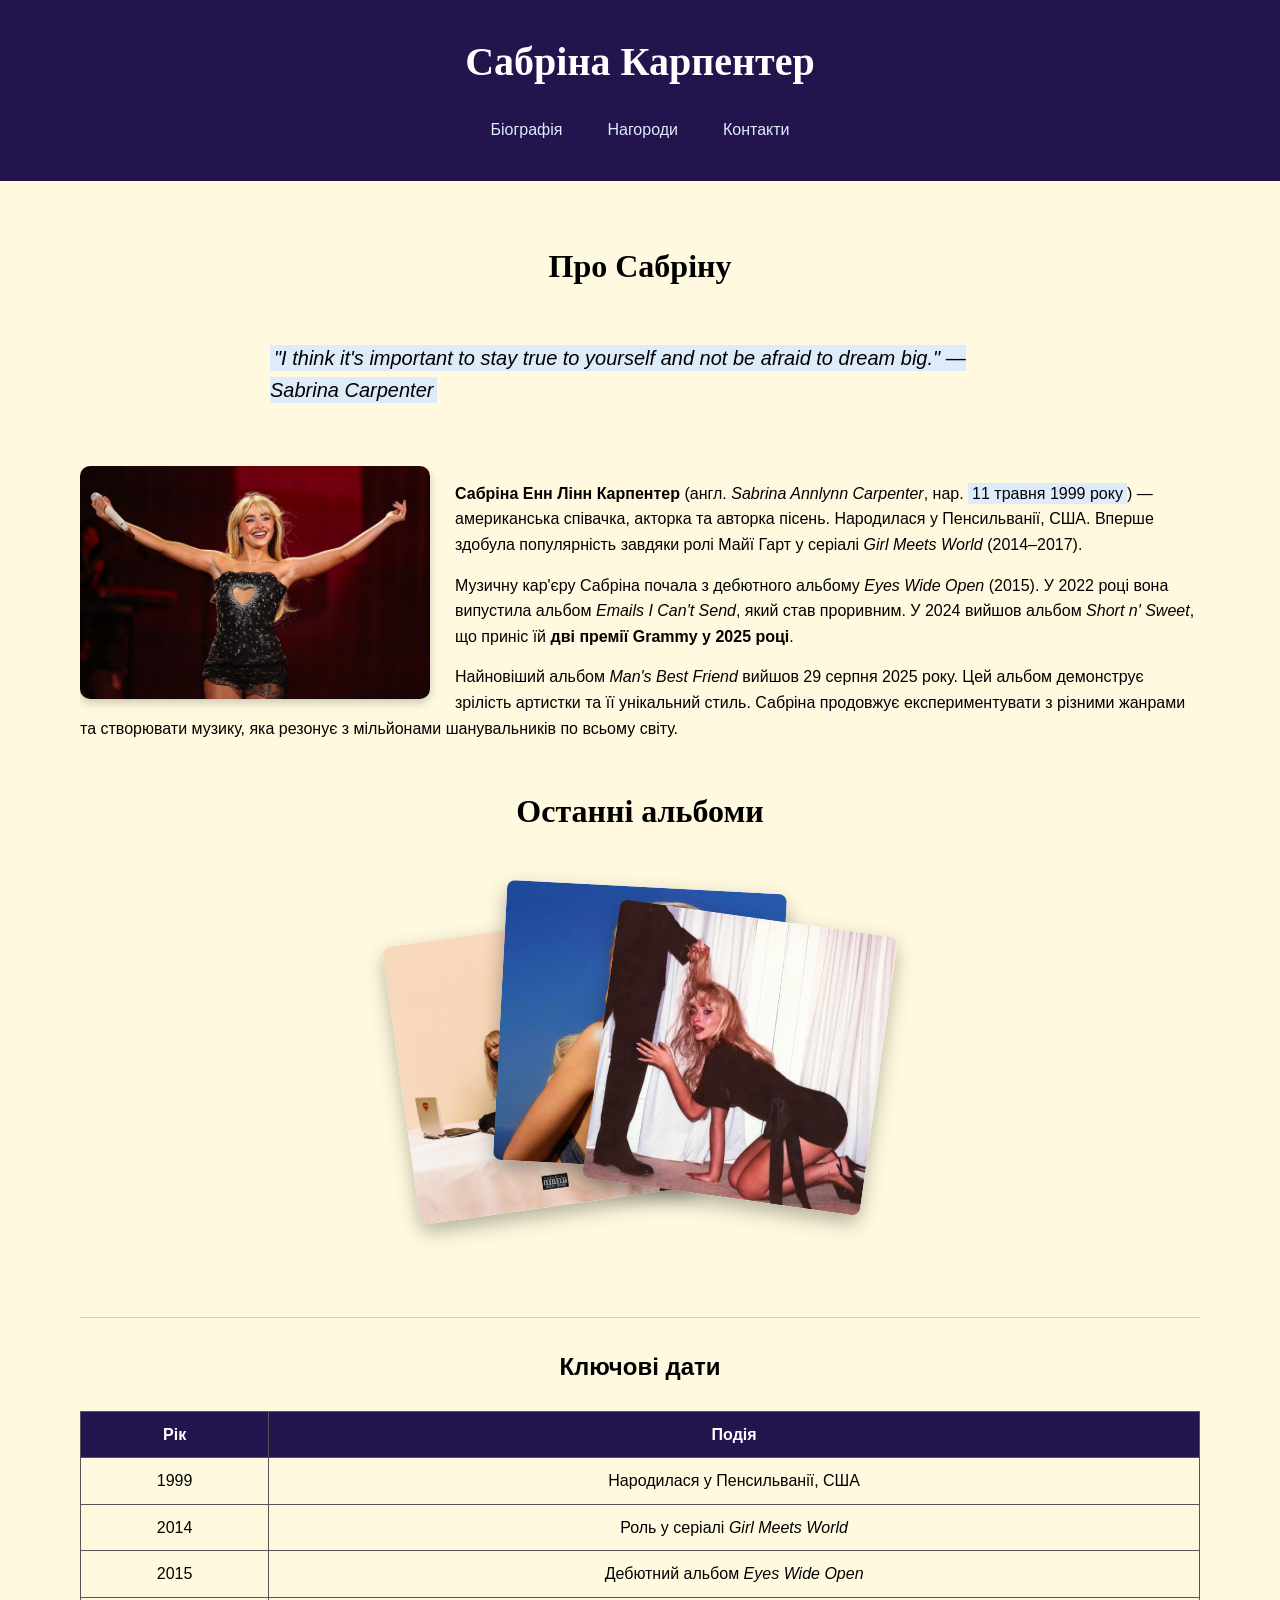
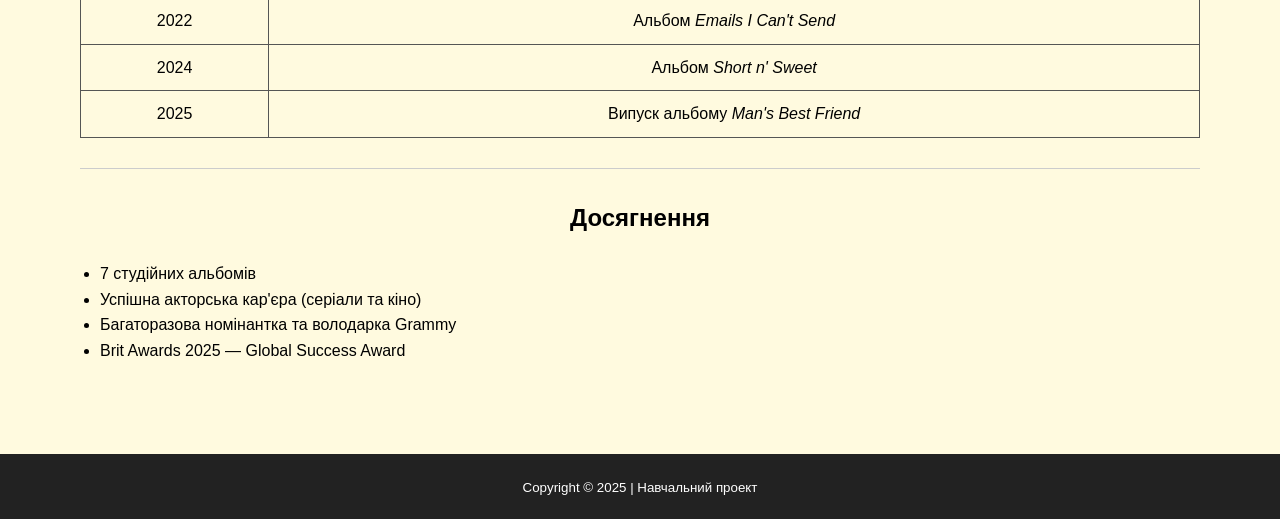
<file: index.html>
<!DOCTYPE html>
<html lang="uk">
<head>
  <meta charset="UTF-8">
  <meta name="viewport" content="width=device-width, initial-scale=1.0">
  <title>Сабріна Карпентер — Біографія</title>
  <link rel="stylesheet" href="css/styles.css">
</head>
<body>
  <!-- Шапка сайту з навігацією -->
  <header>
    <h1>Сабріна Карпентер</h1>
    <nav>
      <ul>
        <li><a href="index.html">Біографія</a></li>
        <li><a href="awards.html">Нагороди</a></li>
        <li><a href="contact.html">Контакти</a></li>
      </ul>
    </nav>
  </header>
  
 <!-- Основний контент сторінки -->
  <main class="main-content">
    <section>
      <h2>Про Сабріну</h2>
      <article>
        <blockquote>
          <mark>"I think it's important to stay true to yourself and not be afraid to dream big."  
          <cite>— Sabrina Carpenter</cite></mark>
        </blockquote>
      </article>
    </section>

    <!-- Біографічна інформація з фото -->
    <div class="bio-section">
      <img src="images/sabrina.jpg" alt="Сабріна Карпентер" class="float-left" width="350">
      
      <p><strong>Сабріна Енн Лінн Карпентер</strong> (англ. <em>Sabrina Annlynn Carpenter</em>, нар. 
      <mark>11 травня 1999 року</mark>) — американська співачка, акторка та авторка пісень. 
      Народилася у Пенсильванії, США. Вперше здобула популярність завдяки ролі Майї Гарт у серіалі 
      <em>Girl Meets World</em> (2014–2017).</p>

      <p>Музичну кар'єру Сабріна почала з дебютного альбому <em>Eyes Wide Open</em> (2015). 
      У 2022 році вона випустила альбом <em>Emails I Can't Send</em>, який став проривним. 
      У 2024 вийшов альбом <em>Short n' Sweet</em>, що приніс їй 
      <strong>дві премії Grammy у 2025 році</strong>.</p>

      <p>Найновіший альбом <em>Man's Best Friend</em> вийшов 29 серпня 2025 року. Цей альбом 
      демонструє зрілість артистки та її унікальний стиль. Сабріна продовжує експериментувати 
      з різними жанрами та створювати музику, яка резонує з мільйонами шанувальників по всьому світу.</p>
    </div>

    <!-- Секція з наслаюваними обкладинками альбомів -->
        <h2>Останні альбоми</h2>
    <div class="stacked-images">
      <a href="https://open.spotify.com/album/5kDmlA2g9Y1YCbNo2Ufxlz" target="_blank" class="album-link">
        <img src="images/6717f8a0-2fe5-4ebf-8b27-f23edaa48bd9.jpg" alt="Emails I Can't Send" class="stacked-img img-back">
      </a>
      <a href="https://open.spotify.com/album/3iPSVi54hsacKKl1xIR2eH" target="_blank" class="album-link">
        <img src="images/sabrina carpenter short n’ sweet standard album cover_.jpg" alt="Short n' Sweet" class="stacked-img img-middle">
      </a>
      <a href="https://open.spotify.com/album/1aqg30bNvLSWgShZgX4oop" target="_blank" class="album-link">
        <img src="images/Man’s Best Friend Sabrina Carpenter.jpg" alt="Man's Best Friend" class="stacked-img img-front">
      </a>
    </div>

    <hr>

    <!-- Таблиця з ключовими датами життя та кар'єри -->
    <section>
      <h3>Ключові дати</h3>
      <table>
        <tr><th>Рік</th><th>Подія</th></tr>
        <tr><td>1999</td><td>Народилася у Пенсильванії, США</td></tr>
        <tr><td>2014</td><td>Роль у серіалі <em>Girl Meets World</em></td></tr>
        <tr><td>2015</td><td>Дебютний альбом <em>Eyes Wide Open</em></td></tr>
        <tr><td>2022</td><td>Альбом <em>Emails I Can't Send</em></td></tr>
        <tr><td>2024</td><td>Альбом <em>Short n' Sweet</em></td></tr>
        <tr><td>2025</td><td>Випуск альбому <em>Man's Best Friend</em></td></tr>
      </table>
    </section>

    <hr>
    
    <!-- Список основних досягнень -->
    <section>
      <h3>Досягнення</h3>
      <ul>
        <li>7 студійних альбомів</li>
        <li>Успішна акторська кар'єра (серіали та кіно)</li>
        <li>Багаторазова номінантка та володарка Grammy</li>
        <li>Brit Awards 2025 — Global Success Award</li>
      </ul>
    </section>
  </main>

  <footer>
    <small>Copyright © 2025 | Навчальний проект</small>
  </footer>
</body>
</html>
</file>
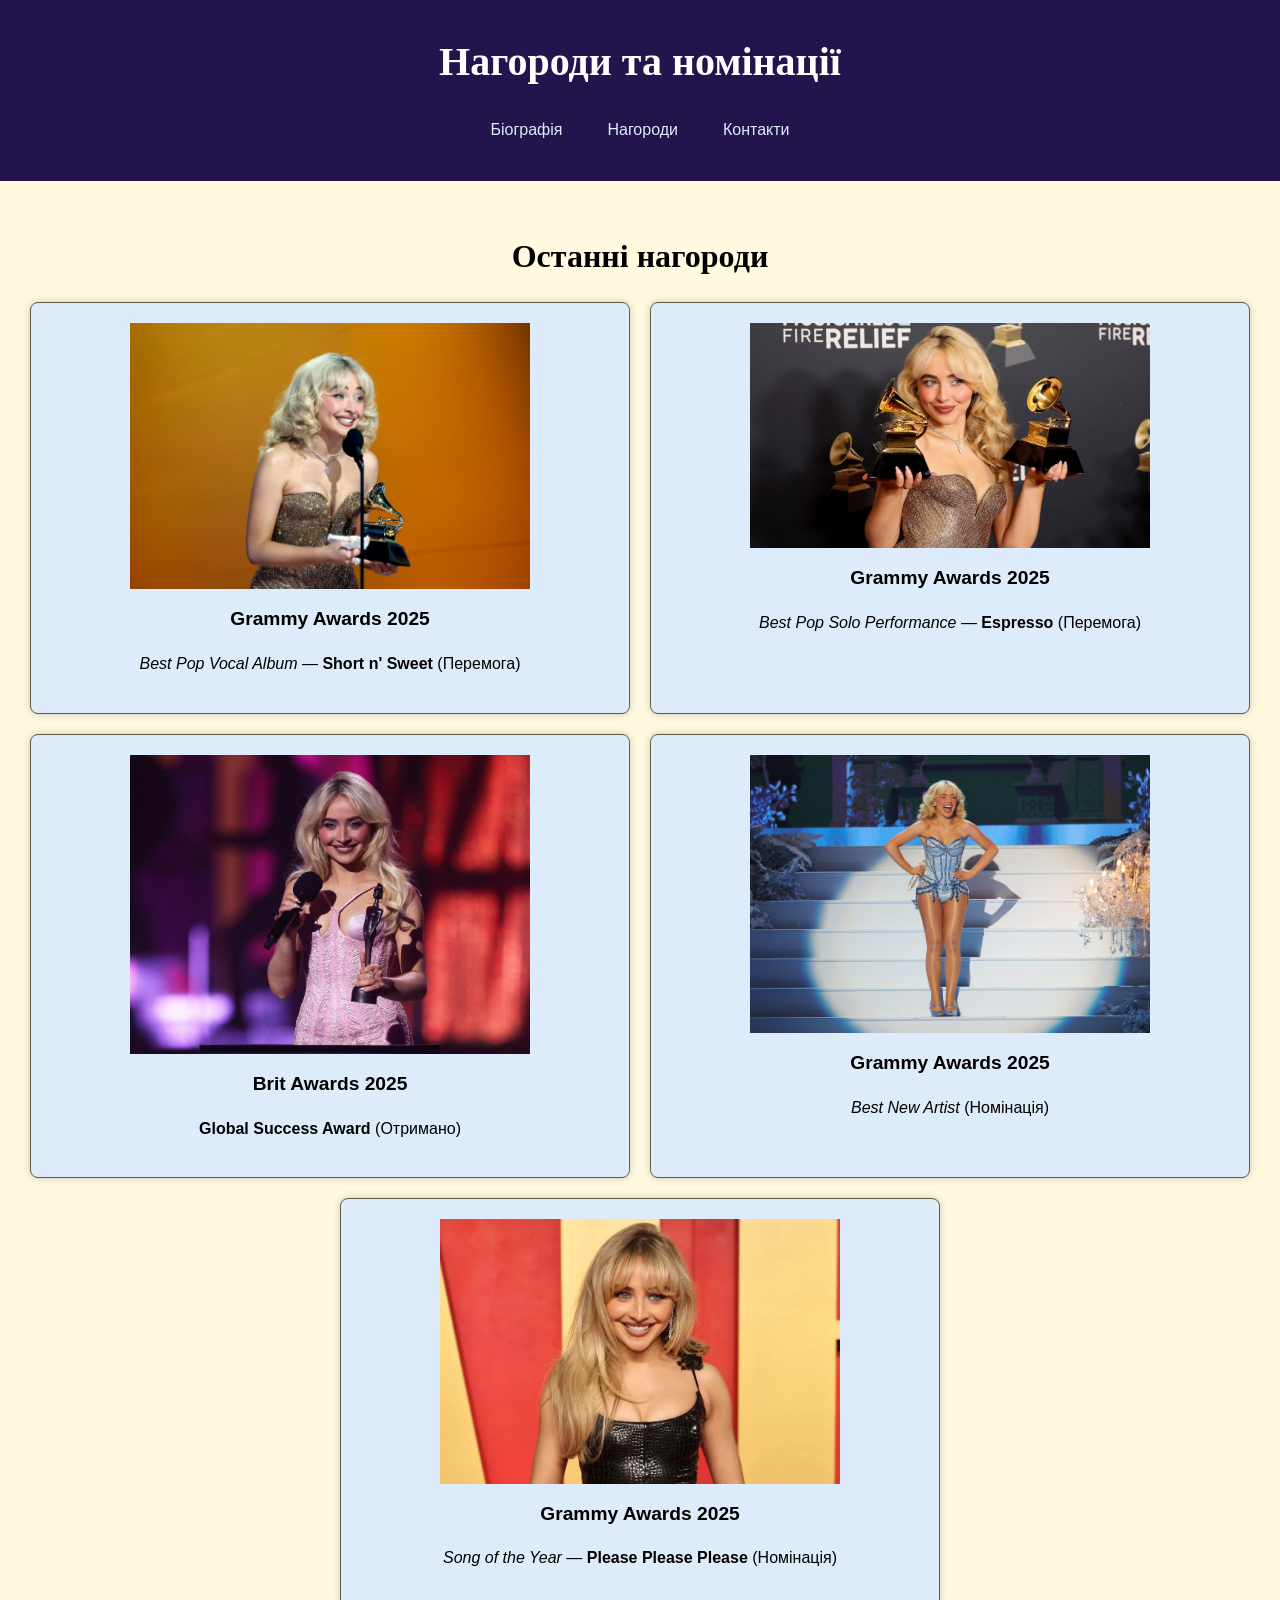
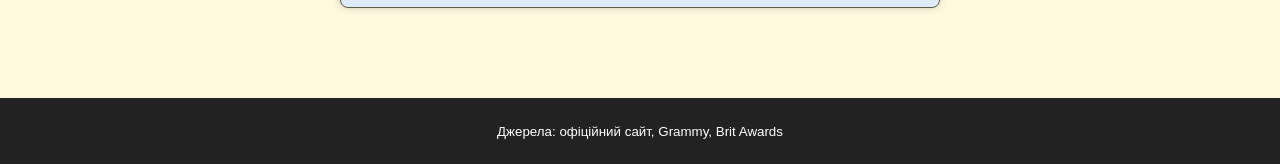
<file: awards.html>
<!DOCTYPE html>
<html lang="uk">
<head>
  <meta charset="UTF-8">
  <meta name="viewport" content="width=device-width, initial-scale=1">
  <title>Нагороди — Сабріна Карпентер</title>
  <link rel="stylesheet" href="css/styles.css">
</head>
<body>
  <header>
    <h1>Нагороди та номінації</h1>
    <nav>
      <ul>
        <li><a href="index.html">Біографія</a></li>
        <li><a href="awards.html">Нагороди</a></li>
        <li><a href="contact.html">Контакти</a></li>
      </ul>
    </nav>
  </header>
  
  <!-- Основний контент сторінки -->
  <main>
    <section>
      <h2>Останні нагороди</h2>
      <div class="award-list">

        <article class="award-item">
          <img src="images/grammy1.png" alt="Grammy Award" >
          <h3>Grammy Awards 2025</h3>
          <p><em>Best Pop Vocal Album</em> — <strong>Short n' Sweet</strong> (Перемога)</p>
        </article>

        <article class="award-item">
          <img src="images/grammy2.png" alt="Grammy Award">
          <h3>Grammy Awards 2025</h3>
          <p><em>Best Pop Solo Performance</em> — <strong>Espresso</strong> (Перемога)</p>
        </article>

        <article class="award-item">
          <img src="images/brit.png" alt="Brit Awards">
          <h3>Brit Awards 2025</h3>
          <p><strong>Global Success Award</strong> (Отримано)</p>
        </article>

        <article class="award-item">
          <img src="images/grammy.png" alt="Grammy Award">
          <h3>Grammy Awards 2025</h3>
          <p><em>Best New Artist</em> (Номінація)</p>
        </article>

        <article class="award-item">
          <img src="images/grammy3.png" alt="Grammy Award">
          <h3>Grammy Awards 2025</h3>
          <p><em>Song of the Year</em> — <strong>Please Please Please</strong> (Номінація)</p>
        </article>

      </div>
    </section>
  </main>

  <footer>
    <small>Джерела: офіційний сайт, Grammy, Brit Awards</small>
  </footer>
</body>
</html>
</file>
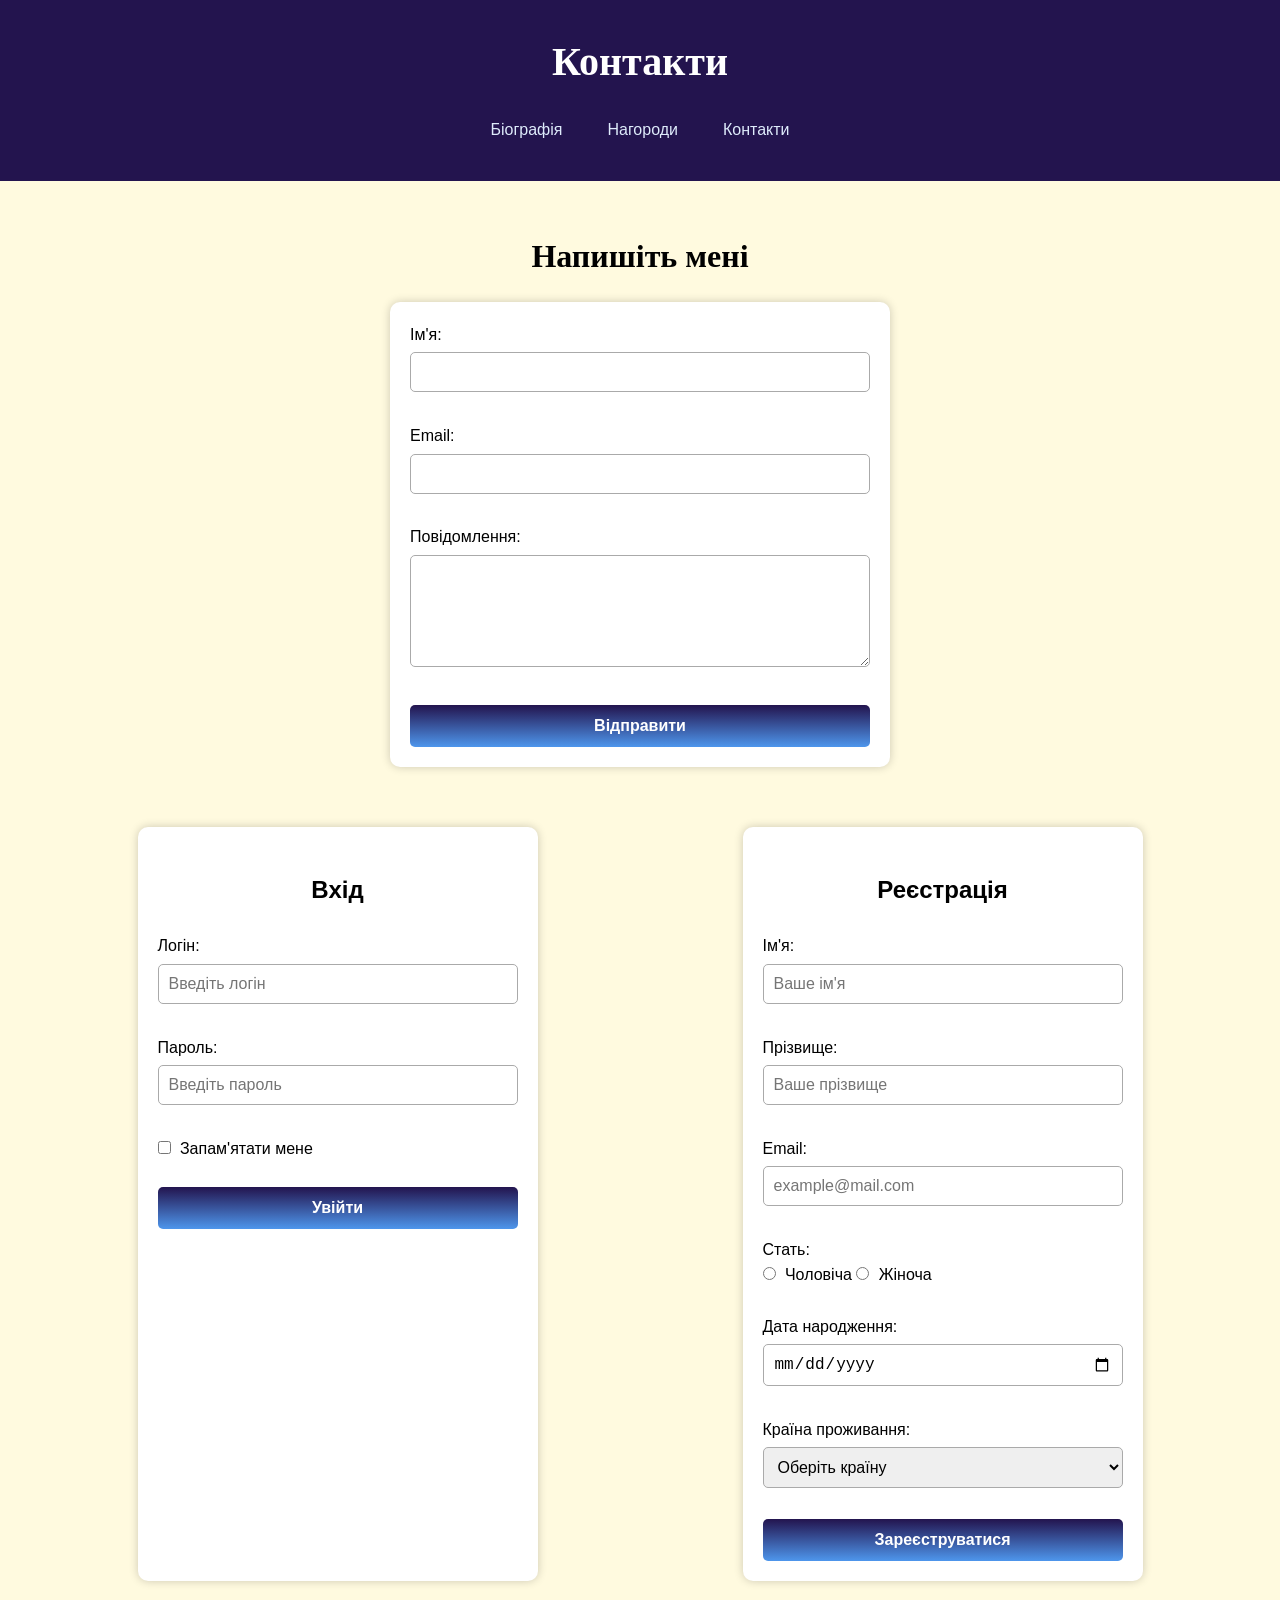
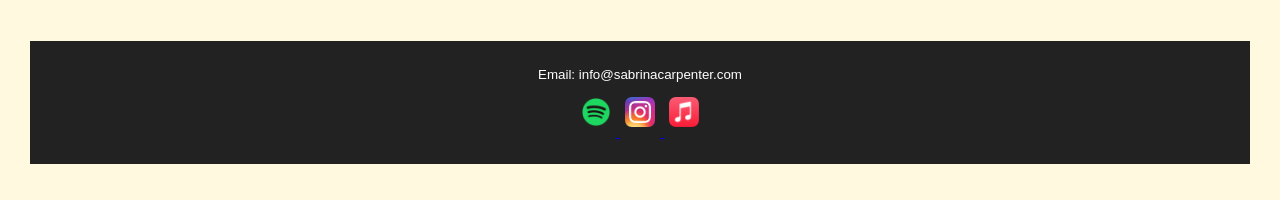
<file: contact.html>
<!DOCTYPE html>
<html lang="uk">
<head>
  <meta charset="UTF-8">
  <meta name="viewport" content="width=device-width, initial-scale=1.0">
  <title>Контакти</title>
  <link rel="stylesheet" href="css/styles.css">
</head>
<body>
  <header>
    <h1>Контакти</h1>
    <nav>
      <ul>
        <li><a href="index.html">Біографія</a></li>
        <li><a href="awards.html">Нагороди</a></li>
        <li><a href="contact.html">Контакти</a></li>
      </ul>
    </nav>
  </header>

  <!-- Основний контент сторінки -->
  <main>

    <!-- Форма зворотного зв'язку -->
    <section>
      <h2>Напишіть мені</h2>
      <form class="contact-form">
        <label>Ім'я:<br>
          <input type="text" name="name" required>
        </label><br><br>

        <label>Email:<br>
          <input type="email" name="email" required>
        </label><br><br>

        <label>Повідомлення:<br>
          <textarea name="message" rows="5" required></textarea>
        </label><br><br>

        <button type="submit">Відправити</button>
      </form>
    </section>

    <section class="forms-container">

      <!-- Форма входу -->
      <form class="login-form">
        <h3>Вхід</h3>
        <label>Логін:<br>
          <input type="text" name="login" placeholder="Введіть логін" required>
        </label><br><br>

        <label>Пароль:<br>
          <input type="password" name="password" placeholder="Введіть пароль" required>
        </label><br><br>

        <label>
          <input type="checkbox" name="remember"> Запам'ятати мене
        </label><br><br>

        <button type="submit">Увійти</button>
      </form>
      
      <!-- Форма реєстрації -->
      <form class="registration-form">
        <h3>Реєстрація</h3>
        <label>Ім'я:<br>
          <input type="text" name="firstname" placeholder="Ваше ім'я" required>
        </label><br><br>

        <label>Прізвище:<br>
          <input type="text" name="lastname" placeholder="Ваше прізвище" required>
        </label><br><br>

        <label>Email:<br>
          <input type="email" name="email" placeholder="example@mail.com" required>
        </label><br><br>

        <label>Стать:<br>
          <input type="radio" name="gender" value="male"> Чоловіча
          <input type="radio" name="gender" value="female"> Жіноча
        </label><br><br>

        <label>Дата народження:<br>
          <input type="date" name="birthdate" required>
        </label><br><br>

        <label>Країна проживання:<br>
          <select name="country" required>
            <option value="">Оберіть країну</option>
            <option value="ukraine">Україна</option>
            <option value="usa">США</option>
            <option value="uk">Великобританія</option>
            <option value="other">Інша</option>
          </select>
        </label><br><br>

        <button type="submit">Зареєструватися</button>
      </form>
    </section>

  <footer>
    <small>Email: info@sabrinacarpenter.com</small>
    <div><a href="https://open.spotify.com/artist/74KM79TiuVKeVCqs8QtB0B"><img src="images/51rttY7a+9L._h1_.png" alt="Spotify" width="30">
        <a href="https://www.instagram.com/sabrinacarpenter/"><img src="images/Instagram.png" alt="Instagram" width="30">
        <a href="https://music.apple.com/us/artist/sabrina-carpenter/390647681"><img src="images/applemusic.png" alt="Apple music" width="30"></div>
  </footer>
</body>
</html>
</file>
<file: css/styles.css>
/* ============================================ */
/* СПІЛЬНІ СТИЛІ ДЛЯ ВСІХ СТОРІНОК */
/* ============================================ */

* {
  box-sizing: border-box;
}

html {
  overflow-x: hidden;
}

body {
  font-family: Arial, sans-serif;
  margin: 0;
  padding: 0;
  background: #fffadf;
  line-height: 1.6;
  overflow-x: hidden;
  width: 100%;
}

header {
  background: #23144e;
  color: #fff;
  padding: 20px;
  text-align: center;
}

h1 {
  font-family: Serif;
  margin: 0 0 15px 0;
  font-size: clamp(1.5rem, 4vw, 2.5rem);
}

h2 {
  font-family: Serif;
  text-align: center;
  font-size: clamp(1.5rem, 3vw, 2rem);
  margin: 20px 0;
}

h3 {
  text-align: center;
  font-size: clamp(1.2rem, 2.5vw, 1.5rem);
}

blockquote {
  font-size: clamp(1rem, 2vw, 1.25rem);
  font-style: italic;
  color: #000000;
  margin: 20px auto;
  padding: 20px;
  max-width: 800px;
}

/* FLEXBOX #1: Навігаційне меню */
nav ul {
  list-style: none;
  padding: 0;
  margin: 10px 0 0;
  display: flex;
  flex-wrap: wrap;
  justify-content: center;
  gap: 15px;
}

nav ul li {
  margin: 0;
}

nav ul li a {
  color: #deebfb;
  text-decoration: none;
  padding: 8px 15px;
  border-radius: 5px;
  transition: all 0.3s ease;
  display: inline-block;
  white-space: nowrap;
}

nav ul li a:hover {
  background-color: #4e96ec;
  transform: translateY(-3px);
  box-shadow: 0 4px 8px rgba(0, 0, 0, 0.3);
}

main {
  padding: 20px;
  max-width: 1400px;
  margin: 0 auto;
}

hr {
  margin: 30px 0;
  border: none;
  border-top: 1px solid #ccc;
}

/* Адаптивна таблиця */
.table-wrapper {
  overflow-x: auto;
  margin: 20px 0;
}

table {
  border-collapse: collapse;
  width: 100%;
  margin-top: 10px;
  min-width: 300px;
}

table, th, td {
  border: 1px solid #555;
  padding: 10px;
  text-align: center;
}

th {
  background: #23144e;
  color: white;
}

ul {
  margin: 10px 0;
  padding-left: 20px;
}

mark {
  background-color: #deebfb;
  padding: 2px 4px;
}

footer {
  text-align: center;
  padding: 20px;
  background: #222;
  color: white;
  margin-top: 40px;
}

footer img {
  margin: 10px 5px;
  transition: transform 0.3s ease;
}

footer img:hover {
  transform: scale(1.2);
}

/* ============================================ */
/* СТИЛІ ДЛЯ INDEX.HTML */
/* ============================================ */

.main-content {
  max-width: 1200px;
  margin: 0 auto;
  padding: 20px;
}

/* GRID #1: Біографічна секція */
.bio-section {
  overflow: auto;
  margin: 30px 0;
}

.bio-section img {
  float: left;
  margin: 0 25px 15px 0;
  width: 350px;
  height: auto;
  border-radius: 10px;
  box-shadow: 0 4px 10px rgba(0, 0, 0, 0.2);
}

.bio-section p {
  margin: 15px 0;
}

/* FLEXBOX #2: Наслаювані обкладинки альбомів*/
.stacked-images {
  position: relative;
  height: 350px;
  margin: 50px auto 80px auto;
  width: 480px;
  display: block;
}

.album-link {
  position: absolute;
}

.stacked-img {
  position: absolute;
  width: 280px;
  height: auto;
  border-radius: 8px;
  box-shadow: 0 8px 20px rgba(0, 0, 0, 0.3);
  transition: transform 0.3s ease;
}

.img-back {
  left: 0;
  top: 40px;
  transform: rotate(-8deg);
  z-index: 1;
}

.img-middle {
  left: 100px;
  top: 0;
  transform: rotate(3deg);
  z-index: 2;
}

.img-front {
  left: 200px;
  top: 30px;
  transform: rotate(8deg);
  z-index: 3;
}

.stacked-img:hover {
  transform: scale(1.1) rotate(0deg);
  z-index: 10;
}

/* ============================================ */
/* СТИЛІ ДЛЯ AWARDS.HTML */
/* ============================================ */

/* GRID #2: Список нагород*/
.award-list {
  display: flex;
  flex-wrap: wrap;
  gap: 20px;
  justify-content: center;
  margin: 20px 0;
}

.award-item {
  width: 600px;
  padding: 20px;
  border: 1px solid #605d45;
  border-radius: 8px;
  text-align: center;
  background: #deebfb;
  box-shadow: 0 0 8px rgba(0, 0, 0, 0.2);
  transition: transform 0.3s ease;
}

.award-item:hover {
  transform: translateY(-5px);
  box-shadow: 0 8px 16px rgba(0, 0, 0, 0.3);
}

.award-item img {
  display: block;
  margin: 0 auto 15px;
  max-width: 400px;
  height: auto;
}

.award-item h3 {
  font-size: 1.2rem;
  margin: 10px 0;
}

.award-item p {
  font-size: 1rem;
}

/* ============================================ */
/* СТИЛІ ДЛЯ CONTACT.HTML */
/* ============================================ */

form {
  background: #fff;
  padding: 20px;
  border-radius: 10px;
  box-shadow: 0 0 10px rgba(0, 0, 0, 0.2);
  width: 100%;
  max-width: 400px;
  margin: 20px auto;
}

.contact-form {
  max-width: 500px;
}

/* FLEXBOX #3: Контейнер форм */
.forms-container {
  display: flex;
  justify-content: center;
  gap: 30px;
  flex-wrap: wrap;
  margin: 40px 0;
  padding: 0 20px;
}

.login-form,
.registration-form {
  flex: 1 1 300px;
  max-width: 400px;
}

input, textarea, select {
  width: 100%;
  padding: 10px;
  margin: 5px 0;
  border-radius: 5px;
  border: 1px solid #aaa;
  font-size: 16px;
}

input:focus, textarea:focus, select:focus {
  border: 2px solid #007BFF;
  outline: none;
  transition: 0.3s;
}

input[type="radio"],
input[type="checkbox"] {
  width: auto;
  margin-right: 5px;
}

textarea {
  resize: vertical;
  min-height: 100px;
}

button {
  padding: 12px;
  width: 100%;
  background: linear-gradient(to bottom, #23144e, #4e96ec);
  color: white;
  border: none;
  border-radius: 5px;
  cursor: pointer;
  transition: transform 0.2s ease;
  font-size: 16px;
  font-weight: bold;
}

button:hover {
  transform: scale(1.05);
}

button:active {
  transform: scale(0.98);
}

/* ============================================ */
/* МЕДІА-ЗАПИТИ ДЛЯ АДАПТИВНОСТІ */
/* ============================================ */

/* МЕДІА-ЗАПИТ #1: Tablet (768px і більше) */
@media (min-width: 768px) {
  /* На планшетах і вище біографія вже має float */
  
  /* Нагороди адаптуються автоматично через flexbox */
  
  /* Форми поруч */
  .forms-container {
    flex-wrap: nowrap;
  }
}

/* МЕДІА-ЗАПИТ #2: Desktop (1024px і більше) */
@media (min-width: 1024px) {
  header {
    padding: 30px;
  }
  
  main {
    padding: 30px;
  }
  
  .main-content {
    padding: 40px;
  }
  
  blockquote {
    padding: 30px;
  }
}

/* МЕДІА-ЗАПИТ #3: Mobile та малі планшети (максимум 767px) */
@media (max-width: 767px) {
  body {
    font-size: 14px;
  }
  
  header {
    padding: 15px 10px;
  }
  
  h1 {
    font-size: 1.5rem;
  }
  
  nav ul {
    gap: 8px;
    flex-direction: column;
  }
  
  nav ul li {
    display: block;
    margin: 5px 0;
  }
  
  nav ul li a {
    padding: 8px 15px;
    font-size: 14px;
    display: block;
  }
  
  main {
    padding: 15px 10px;
  }
  
  .main-content {
    padding: 15px 10px;
  }
  
  blockquote {
    font-size: 0.95rem;
    padding: 15px;
    margin: 15px 0;
  }
  
  /* GRID для біографії на мобільних */
  .bio-section {
    display: grid;
    grid-template-columns: 1fr;
    gap: 20px;
    overflow: visible;
  }
  
  .bio-section img {
    float: none;
    width: 100%;
    max-width: 100%;
    margin: 0;
  }
  
  /* FLEXBOX для альбомів на мобільних - в колонку */
  .stacked-images {
    position: static;
    height: auto;
    width: 100%;
    display: flex;
    flex-direction: column;
    align-items: center;
    padding: 20px 10px;
    gap: 20px;
    margin: 30px auto;
  }
  
  .album-link {
    position: static;
    width: 100%;
    max-width: 280px;
  }
  
  .stacked-img {
    position: static;
    width: 100%;
    left: auto;
    top: auto;
    transform: rotate(0deg) !important;
  }
  
  .img-back,
  .img-middle,
  .img-front {
    position: static;
    left: auto;
    top: auto;
    transform: rotate(0deg) !important;
  }
  
  /* Таблиця з горизонтальним скролом */
  .table-wrapper {
    overflow-x: auto;
  }
  
  table {
    font-size: 12px;
  }
  
  th, td {
    padding: 6px 4px;
    font-size: 12px;
  }
  
  /* GRID для нагород на мобільних - 1 колонка */
  .award-list {
    display: grid;
    grid-template-columns: 1fr;
    padding: 0;
    gap: 15px;
  }
  
  .award-item {
    width: 100%;
    padding: 15px;
  }
  
  .award-item img {
    max-width: 100%;
  }
  
  /* Форми на всю ширину */
  .forms-container {
    padding: 0;
    flex-direction: column;
  }
  
  form {
    padding: 15px;
    width: 100%;
    max-width: 100%;
  }
  
  .contact-form,
  .login-form,
  .registration-form {
    max-width: 100%;
  }
  
  footer {
    padding: 15px 10px;
  }
  
  footer div {
    display: flex;
    justify-content: center;
    gap: 10px;
    margin-top: 10px;
    flex-wrap: wrap;
  }
}

/* МЕДІА-ЗАПИТ #4: Дуже малі екрани (максимум 480px) */
@media (max-width: 480px) {
  h1 {
    font-size: 1.3rem;
  }
  
  h2 {
    font-size: 1.2rem;
  }
  
  h3 {
    font-size: 1rem;
  }
  
  blockquote {
    font-size: 0.9rem;
    padding: 10px;
  }
  
  nav ul li a {
    padding: 6px 12px;
    font-size: 13px;
  }
  
  .album-link {
    max-width: 240px;
  }
  
  .award-item {
    padding: 12px;
  }
  
  input, textarea, select, button {
    font-size: 14px;
    padding: 8px;
  }
  
  table {
    font-size: 11px;
  }
  
  th, td {
    padding: 4px 2px;
  }
}
</file>
